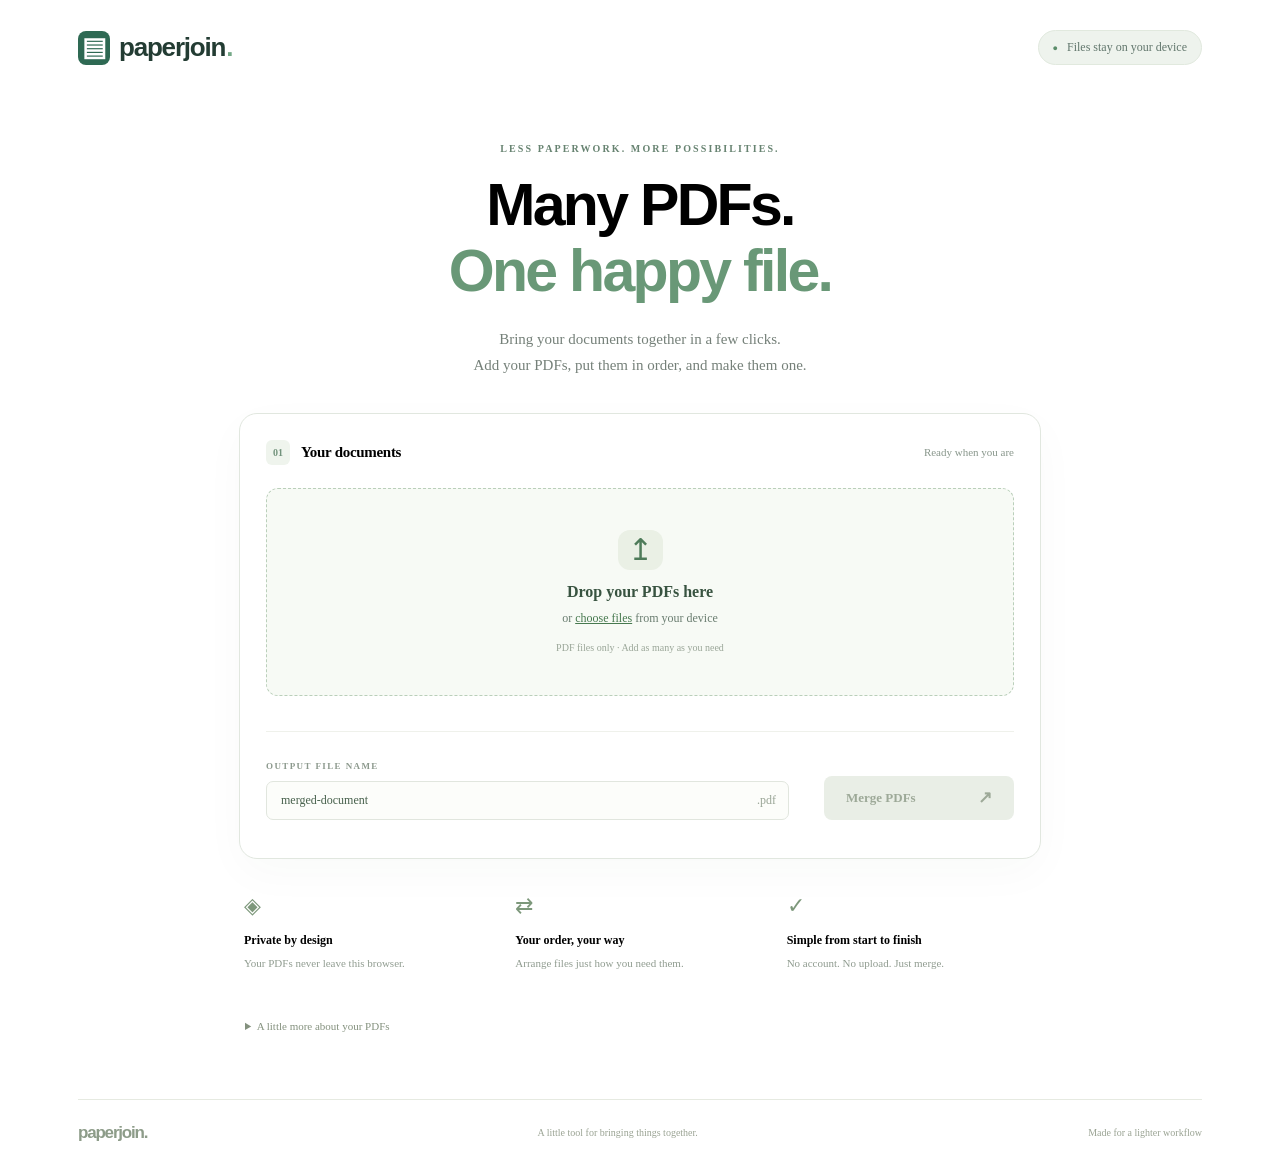
<file: index.html>
<!doctype html>
<html lang="en"><head><meta charset="UTF-8"><meta name="viewport" content="width=device-width, initial-scale=1"><title>Paperjoin — Merge PDFs</title><meta name="description" content="Combine PDFs into one file, privately in your browser."><link rel="stylesheet" href="style.css"><script src="vendor/pdf-lib.min.js" defer></script><script src="app.js" defer></script></head>
<body><header><a class="brand" href="./"><span class="logo">▤</span> paperjoin<span class="brand-dot">.</span></a><span class="private"><span>●</span> Files stay on your device</span></header>
<main><div class="eyebrow">LESS PAPERWORK. MORE POSSIBILITIES.</div><h1>Many PDFs.<br><span>One happy file.</span></h1><p class="intro">Bring your documents together in a few clicks.<br>Add your PDFs, put them in order, and make them one.</p>
<section class="workspace" aria-label="PDF merger"><div class="workspace-top"><div><span class="step">01</span><h2>Your documents</h2></div><span id="count">Ready when you are</span></div>
<input id="picker" type="file" accept=".pdf,application/pdf" multiple hidden><button id="drop" class="drop"><span class="upload-icon">↥</span><strong>Drop your PDFs here</strong><span>or <em>choose files</em> from your device</span><small>PDF files only · Add as many as you need</small></button>
<div id="files" class="files" aria-label="Selected files"></div><div id="list-tools" class="list-tools" hidden><span>Use the arrows or drag to reorder</span><button id="clear" class="text-btn">Clear all</button></div>
<div class="finish"><div class="filename"><label for="filename">OUTPUT FILE NAME</label><div><input id="filename" value="merged-document" aria-label="Output file name" maxlength="120"><span>.pdf</span></div></div><button id="merge" class="merge" disabled>Merge PDFs <span>↗</span></button></div>
<div id="status" role="status" aria-live="polite"></div><a id="download" class="download" hidden>Download merged PDF ↓</a></section>
<div class="benefits"><div><span>◈</span><strong>Private by design</strong><p>Your PDFs never leave this browser.</p></div><div><span>⇄</span><strong>Your order, your way</strong><p>Arrange files just how you need them.</p></div><div><span>✓</span><strong>Simple from start to finish</strong><p>No account. No upload. Just merge.</p></div></div>
<details><summary>A little more about your PDFs</summary><p>Every page is copied in your chosen file order. Password-protected or damaged PDFs cannot be merged; unlock or repair them first. Interactive forms, bookmarks, attachments and digital signatures may not carry over. Very large files depend on your device’s available memory.</p></details></main><footer><span class="brand small">paperjoin.</span><span>A little tool for bringing things together.</span><span>Made for a lighter workflow</span></footer></body></html>
</file>
<file: style.css>
500;600;700&family=Manrope:wght@400;500;600;700;800&display=swap');
:root{font-family:'DM Sans',sans-serif;color:#233c33;background:#f8faf7;font-synthesis:none}*{box-sizing:border-box}body{margin:0}button,input,a{-webkit-tap-highlight-color:transparent}button,input{font:inherit}button,a{touch-action:manipulation}button{cursor:pointer}button:disabled{cursor:default}header{max-width:1200px;margin:auto;padding:30px 38px;display:flex;align-items:center;justify-content:space-between}.brand{font-family:Manrope,sans-serif;font-size:26px;font-weight:800;letter-spacing:-1.2px;text-decoration:none;color:#233c33;display:flex;align-items:center;gap:9px}.logo{background:#2e6953;color:white;width:32px;height:34px;border-radius:8px;text-align:center;font-size:26px;line-height:32px}.brand-dot{color:#74a887;margin-left:-8px}.private{font-size:12px;color:#62776d;background:#eef3ed;border:1px solid #e1e9de;border-radius:30px;padding:9px 14px}.private span{color:#5b8d6a;font-size:9px;margin-right:6px}main{max-width:850px;padding:48px 24px 38px;margin:auto}.eyebrow{text-align:center;font-size:10px;letter-spacing:2.1px;font-weight:700;color:#678371}h1{font-family:Manrope,sans-serif;text-align:center;font-size:59px;line-height:1.12;letter-spacing:-2.7px;margin:18px 0}h1 span{color:#699877}.intro{font-size:15px;line-height:1.75;text-align:center;color:#758079;margin:22px 0 34px}.workspace{padding:26px;background:white;border:1px solid #e1e7df;border-radius:18px;box-shadow:0 14px 45px #243e3207}.workspace-top{display:flex;align-items:center;justify-content:space-between;margin-bottom:23px}.workspace-top>div{display:flex;align-items:center;gap:11px}.step{font-size:10px;background:#eff4ed;padding:7px;border-radius:6px;color:#72927c;font-weight:700}h2{font-size:15px;margin:0;letter-spacing:-.3px}#count{font-size:11px;color:#88968b}.drop{width:100%;background:#f7faf5;border:1.5px dashed #bacfba;border-radius:12px;min-height:208px;display:flex;flex-direction:column;align-items:center;justify-content:center;gap:10px;color:#6a7d70;transition:.2s}.drop:hover,.drop.dragover{background:#eaf2e6;border-color:#36704f}.upload-icon{font-size:30px;line-height:40px;color:#4e7b59;background:#eaf0e5;border-radius:12px;width:45px;margin-bottom:3px}.drop strong{color:#385340;font-size:16px}.drop>span:not(.upload-icon){font-size:12px}.drop em{font-style:normal;text-decoration:underline;color:#47794f}.drop small{font-size:10px;color:#9aa698;margin-top:6px}.finish{border-top:1px solid #eff1eb;margin-top:23px;padding-top:23px;display:flex;gap:35px;align-items:flex-end;justify-content:space-between}.filename{flex:1}.filename label{font-size:9px;letter-spacing:1.4px;color:#8c998d;font-weight:700}.filename>div{display:flex;border:1px solid #e1e6de;background:#fcfdfa;border-radius:7px;margin-top:8px;padding:10px 12px;align-items:center}.filename input{background:none;min-width:0;width:100%;border:0;outline:0;font-size:12px;color:#46604b}.filename>div:focus-within{outline:2px solid #81a788}.filename>div>span{font-size:12px;color:#99a596}.merge{border:0;border-radius:8px;padding:14px 22px;background:#2e654a;color:white;font-size:13px;font-weight:700;min-width:190px;display:flex;justify-content:space-between;gap:25px}.merge:hover{background:#214e37}.merge:disabled{background:#e9eee6;color:#9da998}.merge span{font-size:17px;line-height:16px}.benefits{display:grid;grid-template-columns:repeat(3,1fr);gap:22px;margin:34px 5px}.benefits>div>span{display:block;color:#7d987b;font-size:22px;margin-bottom:11px}.benefits strong{font-size:12px;font-weight:600}.benefits p{font-size:11px;line-height:1.6;color:#909c90;margin-top:7px}footer{max-width:1124px;margin:0 auto;padding:23px 0;border-top:1px solid #e6eae1;display:flex;justify-content:space-between;align-items:center;color:#9aa393;font-size:10px}.small{font-size:17px;color:#8d9c89}details{font-size:11px;color:#84917e;line-height:1.7;margin:25px 6px}summary{cursor:pointer}details p{max-width:680px}.files{display:flex;flex-direction:column;gap:9px;margin-top:12px}.file-row{display:flex;align-items:center;gap:12px;padding:12px;border:1px solid #e2e9dd;border-radius:9px;background:#fff}.file-row.dragging{opacity:.5}.file-icon{background:#f0f4eb;color:#6c8b61;border-radius:6px;font-size:10px;font-weight:700;padding:12px 7px}.file-info{flex:1;min-width:0}.file-name{font-size:12px;font-weight:600;white-space:nowrap;overflow:hidden;text-overflow:ellipsis}.file-meta{font-size:10px;color:#899280;margin-top:4px}.row-actions{display:flex;gap:3px}.row-actions button{border:0;background:#f6f8f2;color:#6c8065;border-radius:5px;width:30px;height:30px}.row-actions button:disabled{opacity:.3}.list-tools{display:flex;justify-content:space-between;margin-top:12px;font-size:10px;color:#929d88;align-items:center}[hidden]{display:none!important}.text-btn{border:0;background:none;color:#788671;font-size:11px;padding:4px}#status{font-size:12px;line-height:1.6;margin-top:12px;color:#526f4b;white-space:pre-line}#status.error{color:#a54c39}.download{display:block;background:#edf5e9;color:#326148;text-align:center;padding:13px;border-radius:8px;margin-top:15px;font-size:13px;text-decoration:none;font-weight:700}:focus-visible{outline:2px solid #5b8d6a;outline-offset:3px}@media(max-width:650px){header{padding:22px}.brand{font-size:22px}.private{font-size:9px;padding:7px 9px}main{padding:30px 16px}h1{font-size:47px}.workspace{padding:18px}.workspace-top{gap:10px}#count{font-size:10px}.finish{flex-direction:column;gap:18px;align-items:stretch}.merge{justify-content:center}.benefits{gap:15px}.benefits strong{font-size:11px}.benefits p{font-size:10px}footer{margin:0 22px;gap:20px}footer>span:last-child{display:none}.row-actions button{width:27px}.file-row{gap:8px}.eyebrow{font-size:9px;letter-spacing:1.7px}}
</file>
